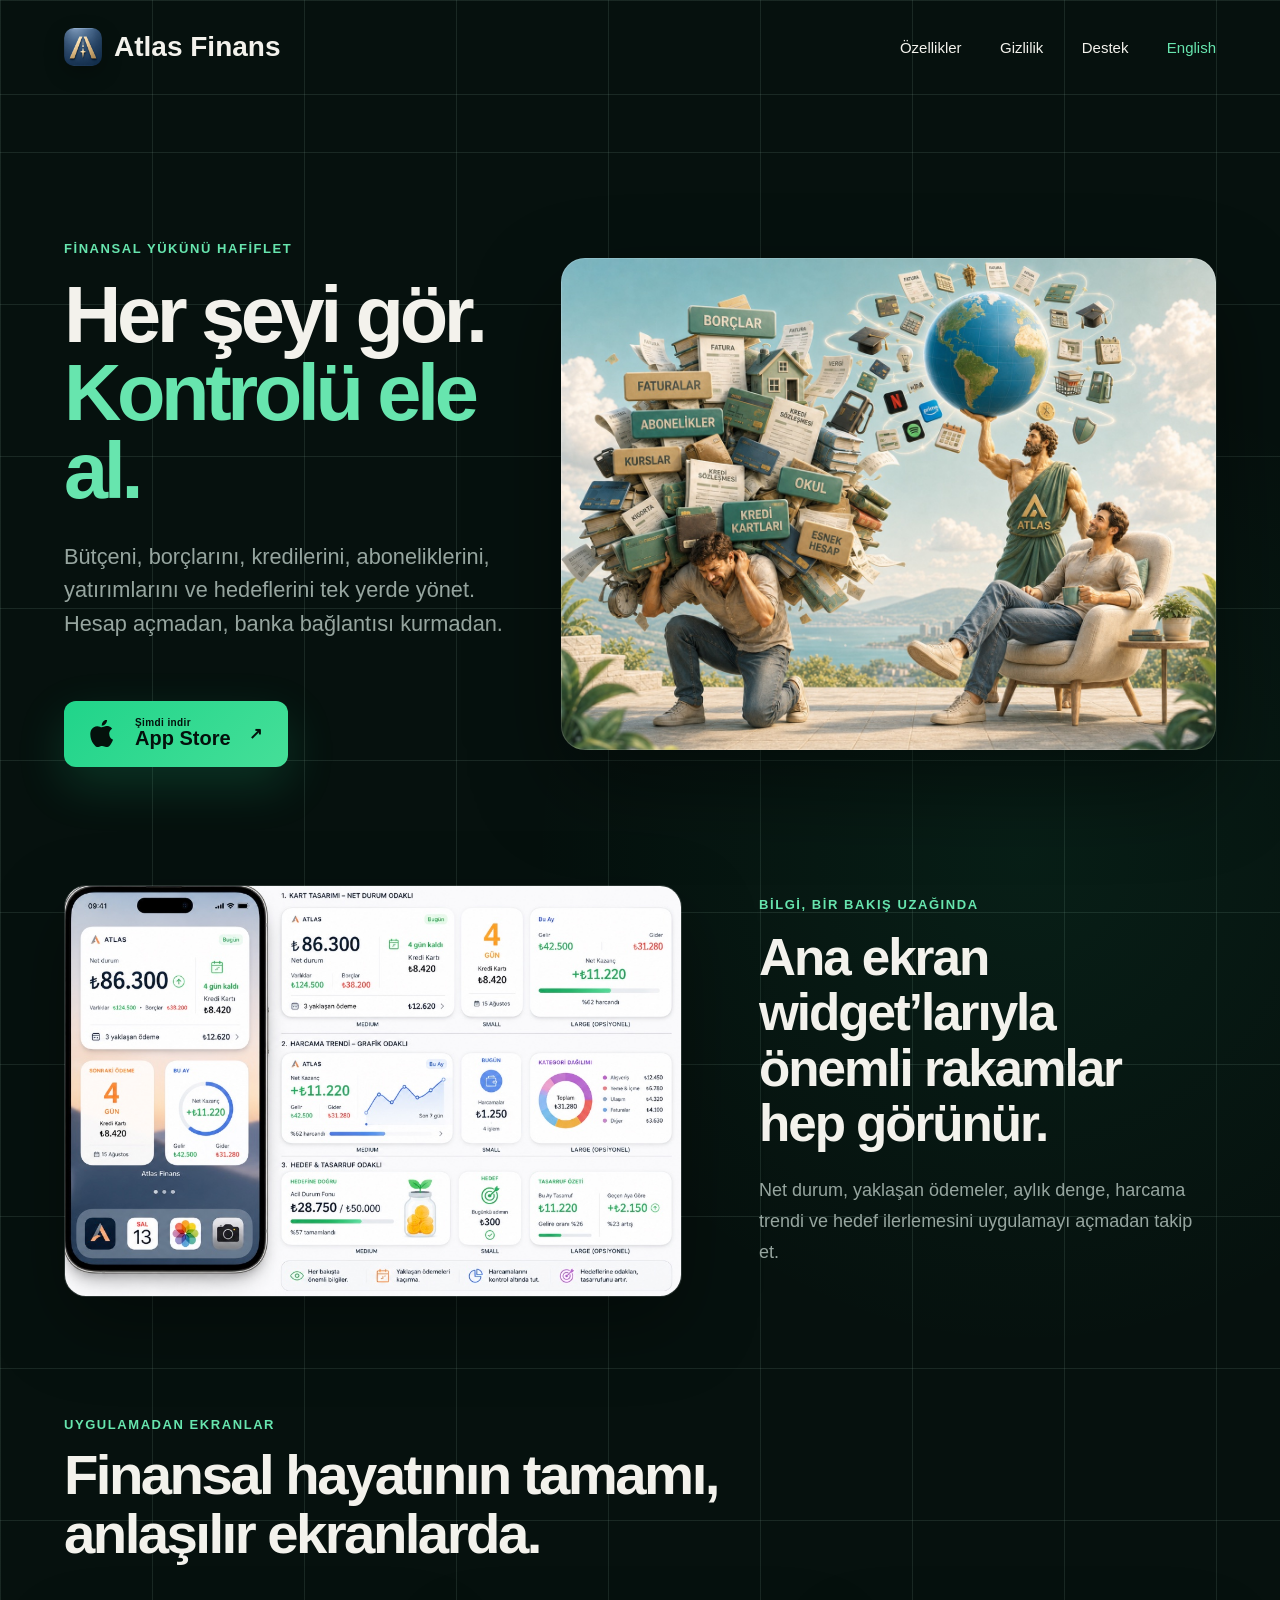
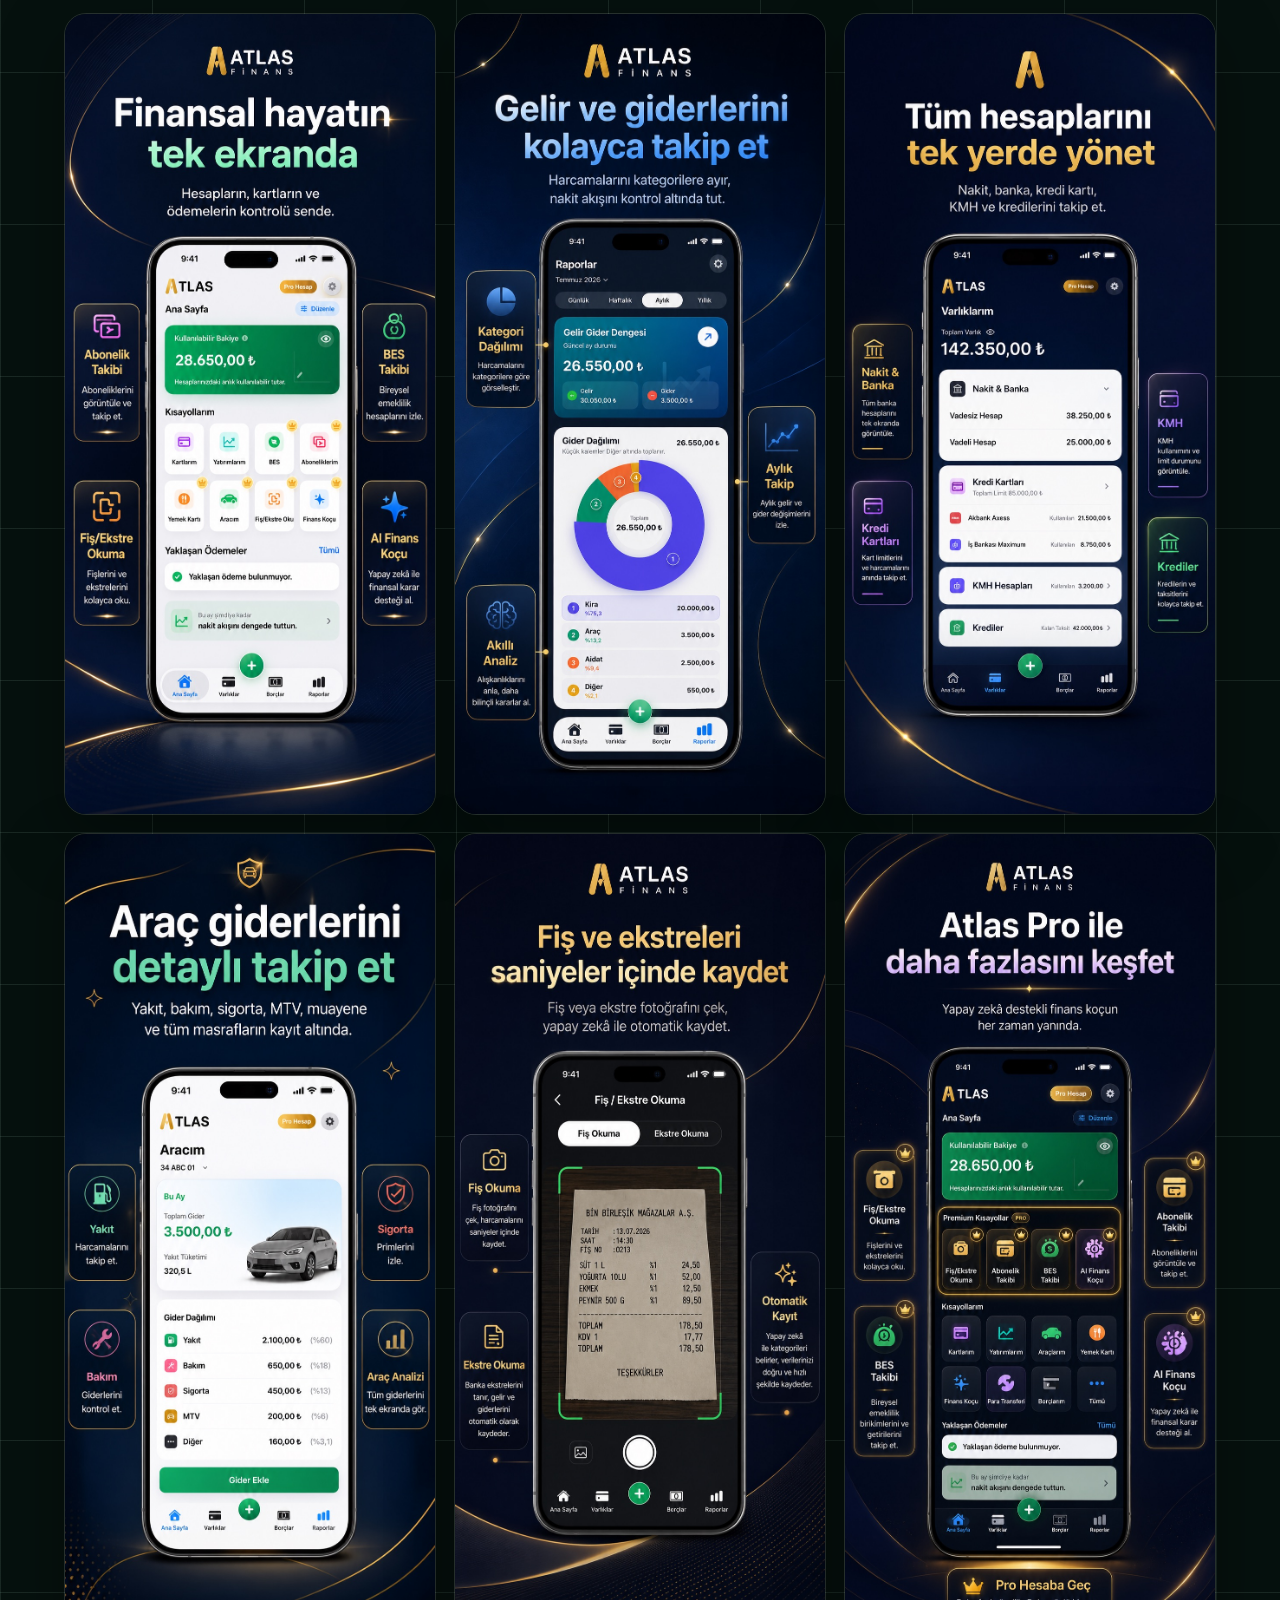
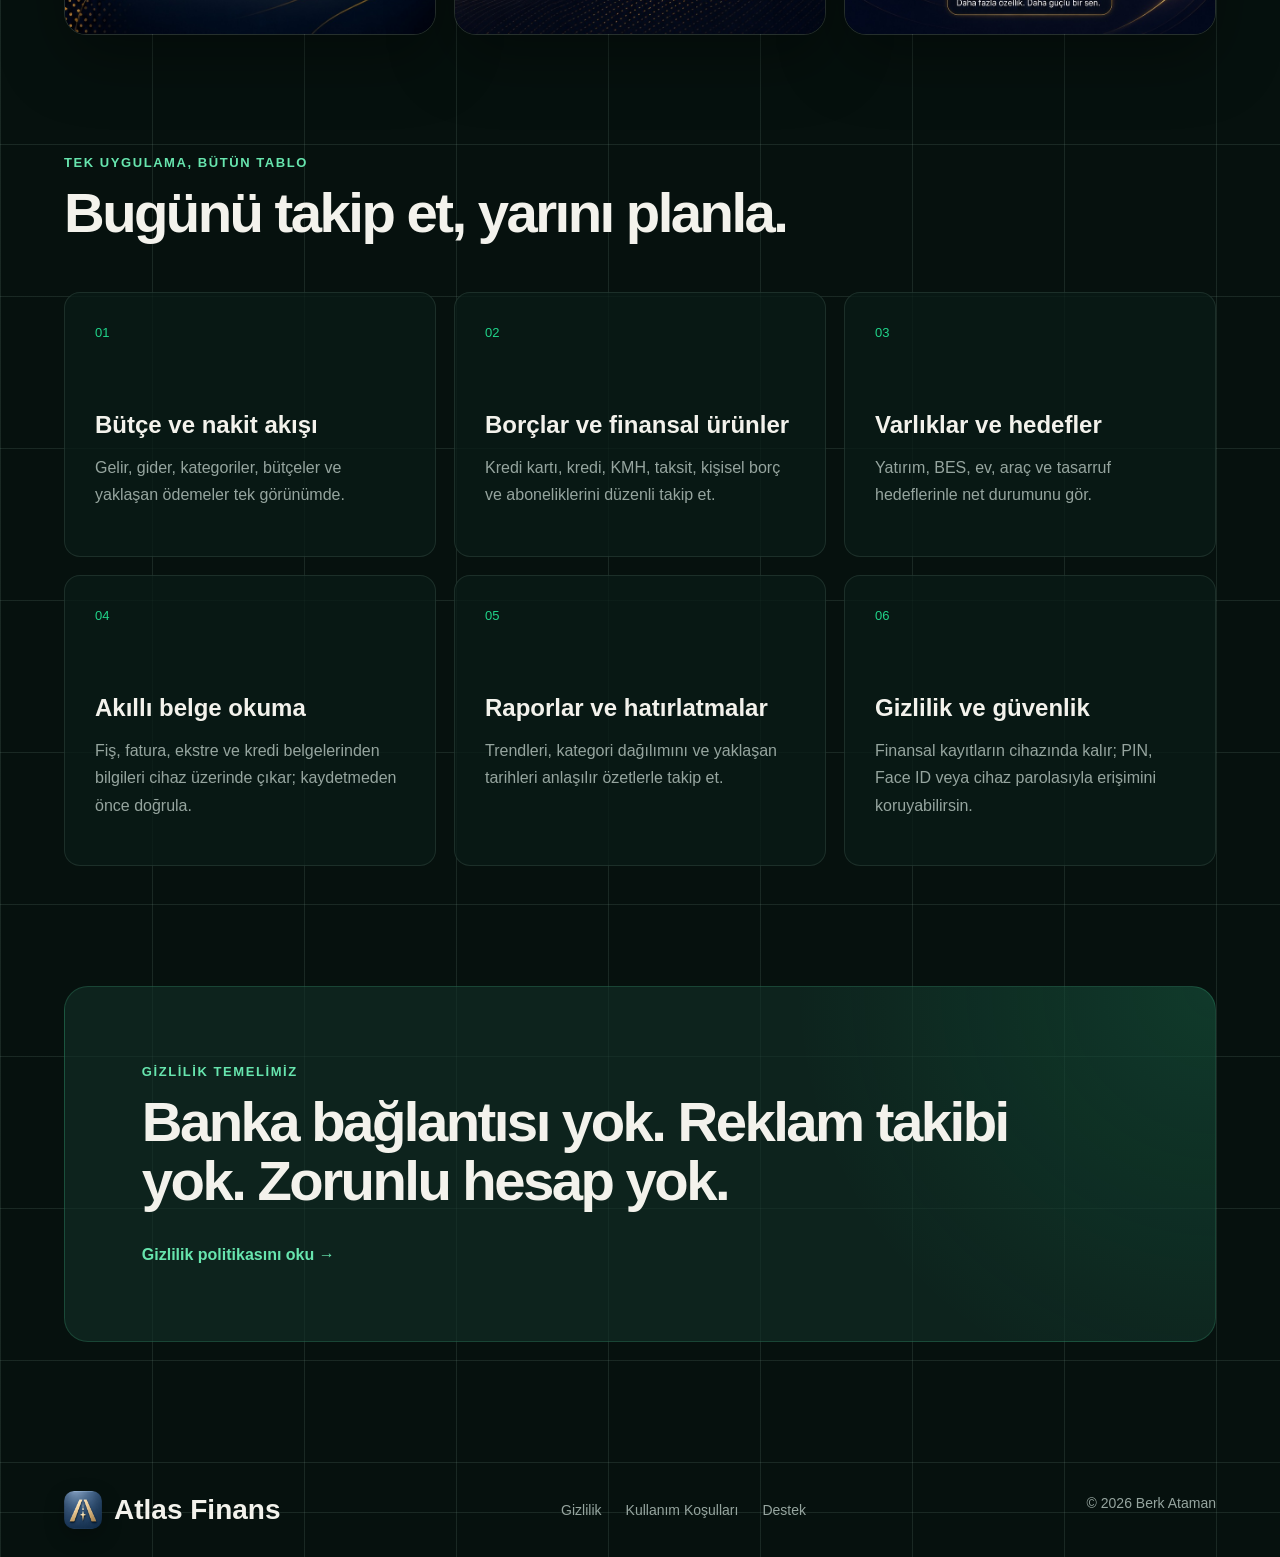
<file: index.html>
<!doctype html>
<html lang="tr">
<head>
  <meta charset="utf-8"><meta name="viewport" content="width=device-width, initial-scale=1">
  <meta name="description" content="Atlas Finans — bütçe, borç, kredi, abonelik, yatırım ve hedeflerinizi gizlilik odaklı yönetin.">
  <meta name="theme-color" content="#06110e"><title>Atlas Finans — Finansal yükünü hafiflet</title>
  <link rel="icon" type="image/png" href="assets/images/atlas-logo.png"><link rel="apple-touch-icon" href="assets/images/atlas-logo.png"><link rel="stylesheet" href="assets/styles.css"><script defer src="assets/site.js"></script>
</head>
<body>
  <header class="site-header"><a class="brand" href="./" aria-label="Atlas Finans ana sayfa"><span class="brand-mark" aria-hidden="true"><i></i><i></i></span><span>Atlas Finans</span></a><nav aria-label="Ana menü"><a href="#features" data-tr="Özellikler" data-en="Features">Özellikler</a><a href="privacy/" data-tr="Gizlilik" data-en="Privacy">Gizlilik</a><a href="support/" data-tr="Destek" data-en="Support">Destek</a><button class="language-toggle" type="button" data-language-toggle>English</button></nav></header>
  <main>
    <section class="hero hero-new"><div class="hero-copy"><p class="eyebrow" data-tr="Finansal yükünü hafiflet" data-en="Lighten your financial load">Finansal yükünü hafiflet</p><h1><span data-tr="Her şeyi gör." data-en="See everything.">Her şeyi gör.</span><strong data-tr="Kontrolü ele al." data-en="Take control.">Kontrolü ele al.</strong></h1><p class="lead" data-tr="Bütçeni, borçlarını, kredilerini, aboneliklerini, yatırımlarını ve hedeflerini tek yerde yönet. Hesap açmadan, banka bağlantısı kurmadan." data-en="Manage your budget, debts, loans, subscriptions, investments and goals in one place—without creating an account or connecting a bank.">Bütçeni, borçlarını, kredilerini, aboneliklerini, yatırımlarını ve hedeflerini tek yerde yönet. Hesap açmadan, banka bağlantısı kurmadan.</p><a class="store-button" href="https://apps.apple.com/tr/app/atlas-finans/id6796228152?l=tr" target="_blank" rel="noopener noreferrer" aria-label="Atlas Finans’ı App Store’dan indir"><svg class="apple-logo" viewBox="0 0 24 24" aria-hidden="true"><path fill="currentColor" d="M17.05 12.54c-.03-3.12 2.55-4.64 2.67-4.71-1.46-2.13-3.72-2.42-4.52-2.44-1.9-.2-3.74 1.14-4.71 1.14-.99 0-2.48-1.12-4.09-1.08-2.07.03-4.01 1.23-5.07 3.09-2.19 3.79-.56 9.36 1.54 12.42 1.05 1.5 2.27 3.18 3.88 3.12 1.58-.07 2.17-1 4.08-1 1.89 0 2.45 1 4.1.96 1.69-.03 2.76-1.5 3.77-3.01 1.21-1.72 1.69-3.41 1.71-3.5-.04-.01-3.23-1.23-3.26-4.99ZM13.96 3.37A5.3 5.3 0 0 0 15.18-.44a5.4 5.4 0 0 0-3.49 1.81 5.06 5.06 0 0 0-1.25 3.66 4.47 4.47 0 0 0 3.52-1.66Z"/></svg><span class="store-label"><small data-tr="Şimdi indir" data-en="Download now">Şimdi indir</small><strong>App Store</strong></span><span aria-hidden="true">↗</span></a></div><figure class="hero-image"><img src="assets/images/atlas-hero.jpg" alt="Atlas Finans, finansal yükten kontrole geçişi anlatan görsel" width="1448" height="1086" fetchpriority="high"></figure></section>
    <section class="product-showcase"><img src="assets/images/atlas-widgets.jpg" alt="Atlas Finans iOS ana ekran widget tasarımları" width="1038" height="691" loading="lazy"><div><p class="eyebrow" data-tr="Bilgi, bir bakış uzağında" data-en="Insights at a glance">Bilgi, bir bakış uzağında</p><h2 data-tr="Ana ekran widget’larıyla önemli rakamlar hep görünür." data-en="Keep the numbers that matter visible with Home Screen widgets.">Ana ekran widget’larıyla önemli rakamlar hep görünür.</h2><p data-tr="Net durum, yaklaşan ödemeler, aylık denge, harcama trendi ve hedef ilerlemesini uygulamayı açmadan takip et." data-en="Follow net worth, upcoming payments, monthly balance, spending trends and goal progress without opening the app.">Net durum, yaklaşan ödemeler, aylık denge, harcama trendi ve hedef ilerlemesini uygulamayı açmadan takip et.</p></div></section>
    <section class="screens-showcase" aria-labelledby="screens-title"><div class="section-heading"><p class="eyebrow" data-tr="Uygulamadan ekranlar" data-en="Inside the app">Uygulamadan ekranlar</p><h2 id="screens-title" data-tr="Finansal hayatının tamamı, anlaşılır ekranlarda." data-en="Your complete financial life, in clear screens.">Finansal hayatının tamamı, anlaşılır ekranlarda.</h2></div><div class="screens-track"><img src="assets/images/screens/1.jpg" alt="Atlas Finans ana sayfa ve finans özeti" width="852" height="1848" loading="lazy"><img src="assets/images/screens/2.jpg" alt="Atlas Finans gelir gider raporları" width="852" height="1848" loading="lazy"><img src="assets/images/screens/3.jpg" alt="Atlas Finans hesaplar ve finansal ürünler" width="852" height="1848" loading="lazy"><img src="assets/images/screens/4.jpg" alt="Atlas Finans araç giderleri takibi" width="852" height="1848" loading="lazy"><img src="assets/images/screens/5.jpg" alt="Atlas Finans fiş ve ekstre okuma" width="852" height="1848" loading="lazy"><img src="assets/images/screens/6.jpg" alt="Atlas Finans Pro özellikleri" width="852" height="1848" loading="lazy"></div></section>
    <section class="features" id="features"><div class="section-heading"><p class="eyebrow" data-tr="Tek uygulama, bütün tablo" data-en="One app, the full picture">Tek uygulama, bütün tablo</p><h2 data-tr="Bugünü takip et, yarını planla." data-en="Track today. Plan tomorrow.">Bugünü takip et, yarını planla.</h2></div><div class="feature-grid">
      <article><span>01</span><h3 data-tr="Bütçe ve nakit akışı" data-en="Budget &amp; cash flow">Bütçe ve nakit akışı</h3><p data-tr="Gelir, gider, kategoriler, bütçeler ve yaklaşan ödemeler tek görünümde." data-en="Income, expenses, categories, budgets and upcoming payments in one view.">Gelir, gider, kategoriler, bütçeler ve yaklaşan ödemeler tek görünümde.</p></article>
      <article><span>02</span><h3 data-tr="Borçlar ve finansal ürünler" data-en="Debts &amp; financial products">Borçlar ve finansal ürünler</h3><p data-tr="Kredi kartı, kredi, KMH, taksit, kişisel borç ve aboneliklerini düzenli takip et." data-en="Track cards, loans, overdrafts, installments, personal debts and subscriptions.">Kredi kartı, kredi, KMH, taksit, kişisel borç ve aboneliklerini düzenli takip et.</p></article>
      <article><span>03</span><h3 data-tr="Varlıklar ve hedefler" data-en="Assets &amp; goals">Varlıklar ve hedefler</h3><p data-tr="Yatırım, BES, ev, araç ve tasarruf hedeflerinle net durumunu gör." data-en="See your position across investments, pensions, home, vehicle and savings goals.">Yatırım, BES, ev, araç ve tasarruf hedeflerinle net durumunu gör.</p></article>
      <article><span>04</span><h3 data-tr="Akıllı belge okuma" data-en="Smart document reading">Akıllı belge okuma</h3><p data-tr="Fiş, fatura, ekstre ve kredi belgelerinden bilgileri cihaz üzerinde çıkar; kaydetmeden önce doğrula." data-en="Extract details from receipts, bills, statements and loan documents on-device, then review before saving.">Fiş, fatura, ekstre ve kredi belgelerinden bilgileri cihaz üzerinde çıkar; kaydetmeden önce doğrula.</p></article>
      <article><span>05</span><h3 data-tr="Raporlar ve hatırlatmalar" data-en="Reports &amp; reminders">Raporlar ve hatırlatmalar</h3><p data-tr="Trendleri, kategori dağılımını ve yaklaşan tarihleri anlaşılır özetlerle takip et." data-en="Follow trends, category breakdowns and due dates with clear summaries.">Trendleri, kategori dağılımını ve yaklaşan tarihleri anlaşılır özetlerle takip et.</p></article>
      <article><span>06</span><h3 data-tr="Gizlilik ve güvenlik" data-en="Privacy &amp; security">Gizlilik ve güvenlik</h3><p data-tr="Finansal kayıtların cihazında kalır; PIN, Face ID veya cihaz parolasıyla erişimini koruyabilirsin." data-en="Your financial records stay on your device; protect access with a PIN, Face ID or device passcode.">Finansal kayıtların cihazında kalır; PIN, Face ID veya cihaz parolasıyla erişimini koruyabilirsin.</p></article>
    </div></section>
    <section class="privacy-callout"><div><p class="eyebrow" data-tr="Gizlilik temelimiz" data-en="Privacy is foundational">Gizlilik temelimiz</p><h2 data-tr="Banka bağlantısı yok. Reklam takibi yok. Zorunlu hesap yok." data-en="No bank connection. No ad tracking. No required account.">Banka bağlantısı yok. Reklam takibi yok. Zorunlu hesap yok.</h2></div><a class="text-link" href="privacy/" data-tr="Gizlilik politikasını oku →" data-en="Read the privacy policy →">Gizlilik politikasını oku →</a></section>
  </main>
  <footer><a class="brand footer-brand" href="./"><span class="brand-mark" aria-hidden="true"><i></i><i></i></span><span>Atlas Finans</span></a><div class="footer-links"><a href="privacy/" data-tr="Gizlilik" data-en="Privacy">Gizlilik</a><a href="terms/" data-tr="Kullanım Koşulları" data-en="Terms of Use">Kullanım Koşulları</a><a href="support/" data-tr="Destek" data-en="Support">Destek</a></div><p>© 2026 Berk Ataman</p></footer>
</body></html>
</file>
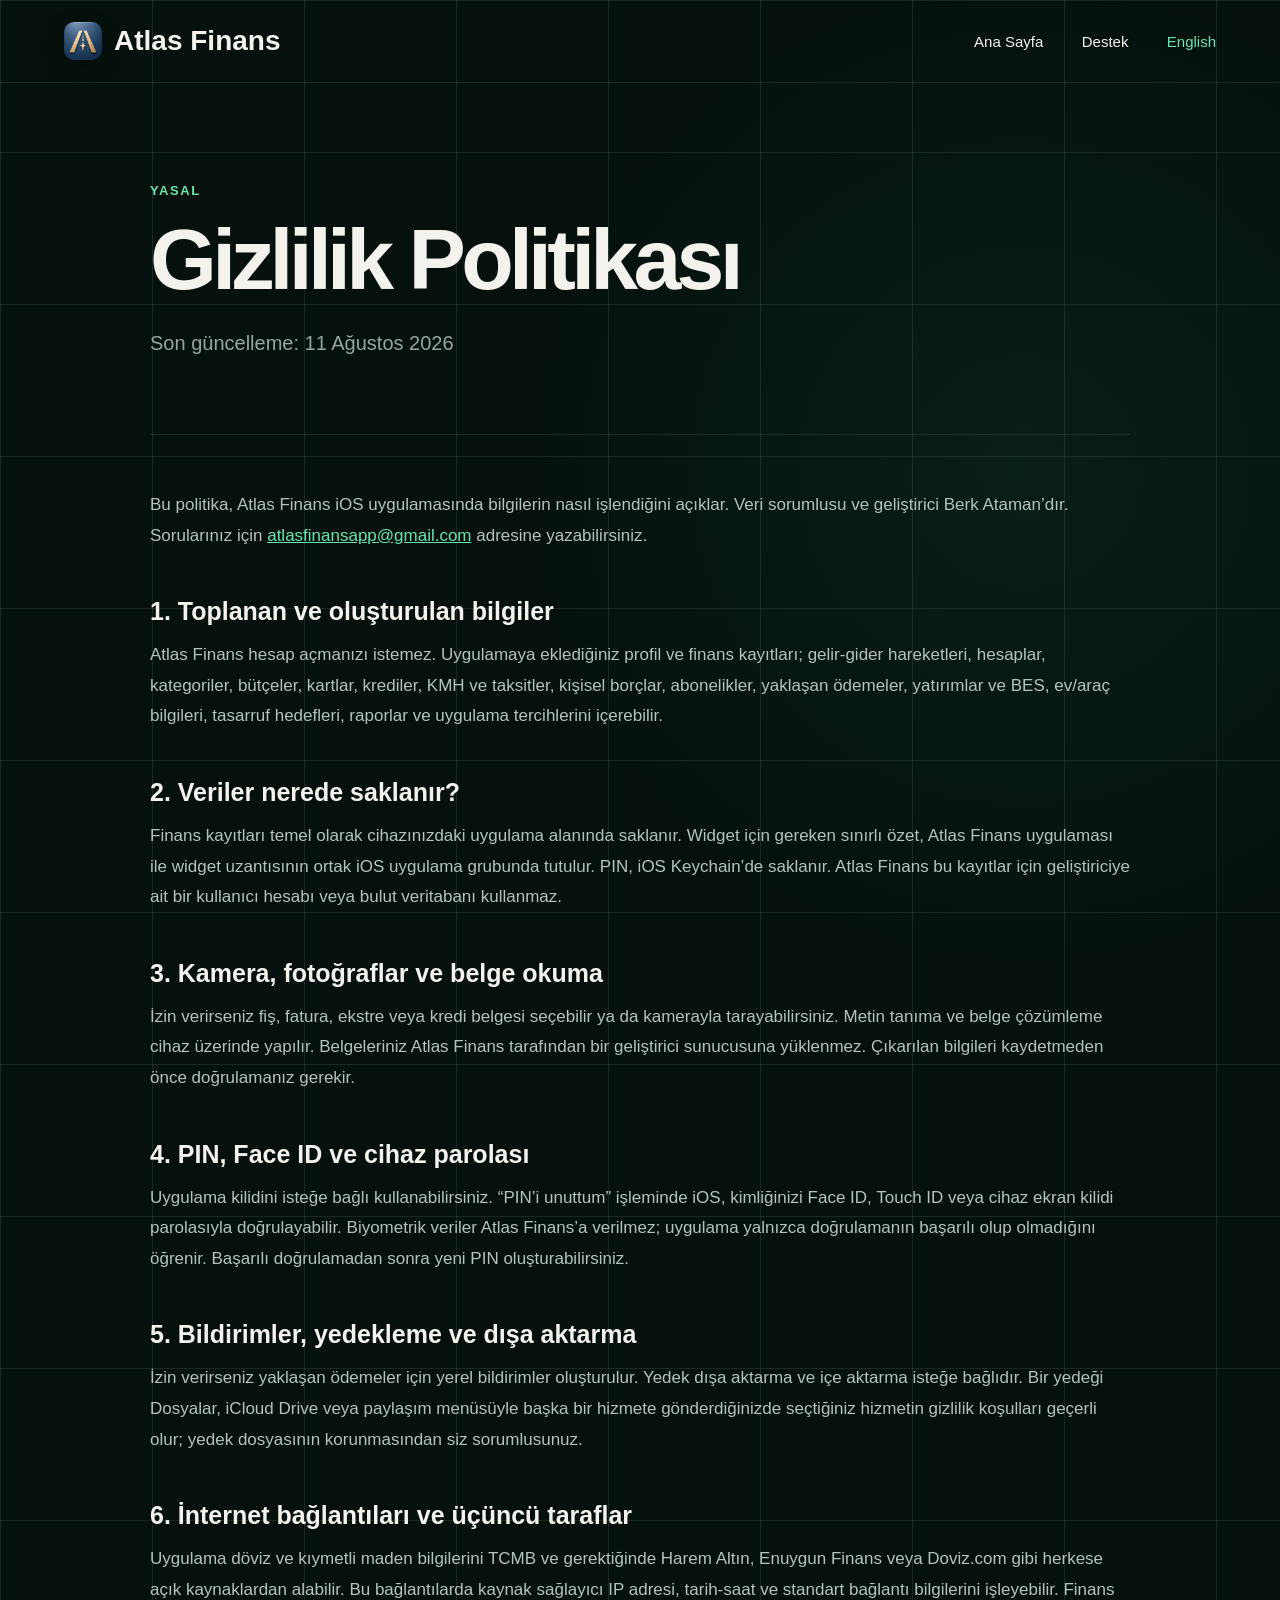
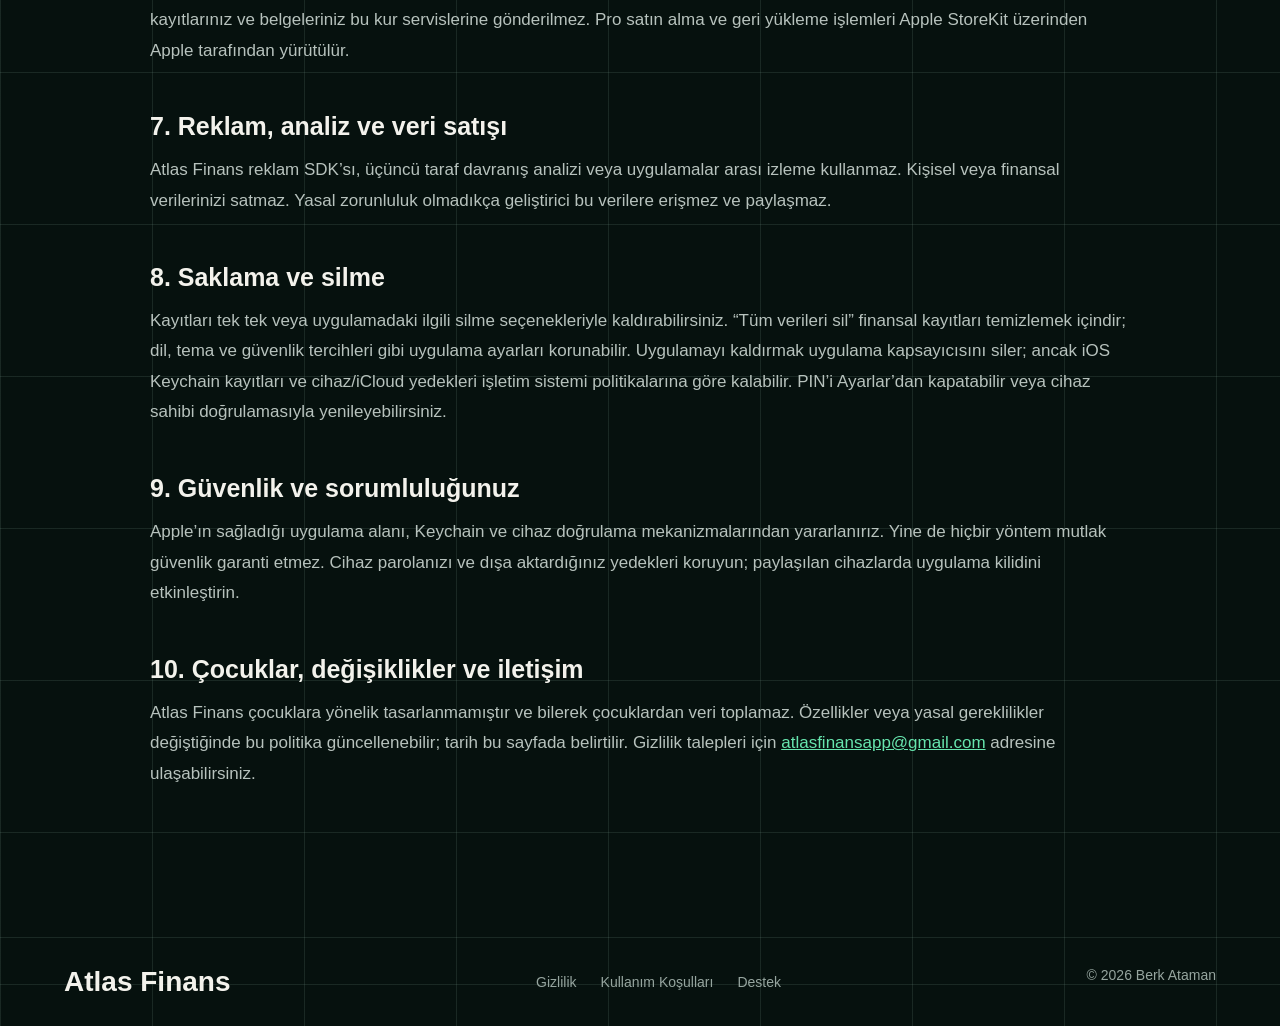
<file: privacy/index.html>
<!doctype html><html lang="tr"><head><meta charset="utf-8"><meta name="viewport" content="width=device-width, initial-scale=1"><meta name="description" content="Atlas Finans Gizlilik Politikası"><meta name="theme-color" content="#06110e"><title>Gizlilik Politikası — Atlas Finans</title><link rel="icon" type="image/png" href="../assets/images/atlas-logo.png"><link rel="apple-touch-icon" href="../assets/images/atlas-logo.png"><link rel="stylesheet" href="../assets/styles.css"><script defer src="../assets/site.js"></script></head><body>
<header class="site-header compact"><a class="brand" href="../"><span class="brand-mark" aria-hidden="true"><i></i><i></i></span><span>Atlas Finans</span></a><nav><a href="../" data-tr="Ana Sayfa" data-en="Home">Ana Sayfa</a><a href="../support/" data-tr="Destek" data-en="Support">Destek</a><button class="language-toggle" type="button" data-language-toggle>English</button></nav></header>
<main class="legal-shell"><section class="legal-title"><p class="eyebrow" data-tr="Yasal" data-en="Legal">Yasal</p><h1 data-tr="Gizlilik Politikası" data-en="Privacy Policy">Gizlilik Politikası</h1><p data-tr="Son güncelleme: 11 Ağustos 2026" data-en="Last updated: August 11, 2026">Son güncelleme: 11 Ağustos 2026</p></section>
<article class="legal-document" data-lang="tr">
<p>Bu politika, Atlas Finans iOS uygulamasında bilgilerin nasıl işlendiğini açıklar. Veri sorumlusu ve geliştirici Berk Ataman’dır. Sorularınız için <a href="mailto:atlasfinansapp@gmail.com">atlasfinansapp@gmail.com</a> adresine yazabilirsiniz.</p>
<h2>1. Toplanan ve oluşturulan bilgiler</h2><p>Atlas Finans hesap açmanızı istemez. Uygulamaya eklediğiniz profil ve finans kayıtları; gelir-gider hareketleri, hesaplar, kategoriler, bütçeler, kartlar, krediler, KMH ve taksitler, kişisel borçlar, abonelikler, yaklaşan ödemeler, yatırımlar ve BES, ev/araç bilgileri, tasarruf hedefleri, raporlar ve uygulama tercihlerini içerebilir.</p>
<h2>2. Veriler nerede saklanır?</h2><p>Finans kayıtları temel olarak cihazınızdaki uygulama alanında saklanır. Widget için gereken sınırlı özet, Atlas Finans uygulaması ile widget uzantısının ortak iOS uygulama grubunda tutulur. PIN, iOS Keychain’de saklanır. Atlas Finans bu kayıtlar için geliştiriciye ait bir kullanıcı hesabı veya bulut veritabanı kullanmaz.</p>
<h2>3. Kamera, fotoğraflar ve belge okuma</h2><p>İzin verirseniz fiş, fatura, ekstre veya kredi belgesi seçebilir ya da kamerayla tarayabilirsiniz. Metin tanıma ve belge çözümleme cihaz üzerinde yapılır. Belgeleriniz Atlas Finans tarafından bir geliştirici sunucusuna yüklenmez. Çıkarılan bilgileri kaydetmeden önce doğrulamanız gerekir.</p>
<h2>4. PIN, Face ID ve cihaz parolası</h2><p>Uygulama kilidini isteğe bağlı kullanabilirsiniz. “PIN’i unuttum” işleminde iOS, kimliğinizi Face ID, Touch ID veya cihaz ekran kilidi parolasıyla doğrulayabilir. Biyometrik veriler Atlas Finans’a verilmez; uygulama yalnızca doğrulamanın başarılı olup olmadığını öğrenir. Başarılı doğrulamadan sonra yeni PIN oluşturabilirsiniz.</p>
<h2>5. Bildirimler, yedekleme ve dışa aktarma</h2><p>İzin verirseniz yaklaşan ödemeler için yerel bildirimler oluşturulur. Yedek dışa aktarma ve içe aktarma isteğe bağlıdır. Bir yedeği Dosyalar, iCloud Drive veya paylaşım menüsüyle başka bir hizmete gönderdiğinizde seçtiğiniz hizmetin gizlilik koşulları geçerli olur; yedek dosyasının korunmasından siz sorumlusunuz.</p>
<h2>6. İnternet bağlantıları ve üçüncü taraflar</h2><p>Uygulama döviz ve kıymetli maden bilgilerini TCMB ve gerektiğinde Harem Altın, Enuygun Finans veya Doviz.com gibi herkese açık kaynaklardan alabilir. Bu bağlantılarda kaynak sağlayıcı IP adresi, tarih-saat ve standart bağlantı bilgilerini işleyebilir. Finans kayıtlarınız ve belgeleriniz bu kur servislerine gönderilmez. Pro satın alma ve geri yükleme işlemleri Apple StoreKit üzerinden Apple tarafından yürütülür.</p>
<h2>7. Reklam, analiz ve veri satışı</h2><p>Atlas Finans reklam SDK’sı, üçüncü taraf davranış analizi veya uygulamalar arası izleme kullanmaz. Kişisel veya finansal verilerinizi satmaz. Yasal zorunluluk olmadıkça geliştirici bu verilere erişmez ve paylaşmaz.</p>
<h2>8. Saklama ve silme</h2><p>Kayıtları tek tek veya uygulamadaki ilgili silme seçenekleriyle kaldırabilirsiniz. “Tüm verileri sil” finansal kayıtları temizlemek içindir; dil, tema ve güvenlik tercihleri gibi uygulama ayarları korunabilir. Uygulamayı kaldırmak uygulama kapsayıcısını siler; ancak iOS Keychain kayıtları ve cihaz/iCloud yedekleri işletim sistemi politikalarına göre kalabilir. PIN’i Ayarlar’dan kapatabilir veya cihaz sahibi doğrulamasıyla yenileyebilirsiniz.</p>
<h2>9. Güvenlik ve sorumluluğunuz</h2><p>Apple’ın sağladığı uygulama alanı, Keychain ve cihaz doğrulama mekanizmalarından yararlanırız. Yine de hiçbir yöntem mutlak güvenlik garanti etmez. Cihaz parolanızı ve dışa aktardığınız yedekleri koruyun; paylaşılan cihazlarda uygulama kilidini etkinleştirin.</p>
<h2>10. Çocuklar, değişiklikler ve iletişim</h2><p>Atlas Finans çocuklara yönelik tasarlanmamıştır ve bilerek çocuklardan veri toplamaz. Özellikler veya yasal gereklilikler değiştiğinde bu politika güncellenebilir; tarih bu sayfada belirtilir. Gizlilik talepleri için <a href="mailto:atlasfinansapp@gmail.com">atlasfinansapp@gmail.com</a> adresine ulaşabilirsiniz.</p>
</article>
<article class="legal-document" data-lang="en" hidden>
<p>This policy explains how information is handled in the Atlas Finans iOS app. Berk Ataman is the developer and data controller. Contact <a href="mailto:atlasfinansapp@gmail.com">atlasfinansapp@gmail.com</a> with privacy questions.</p>
<h2>1. Information you create</h2><p>Atlas Finans does not require an account. Information you enter may include profile details; income and expense records; accounts, categories and budgets; cards, loans, overdrafts and installments; personal debts; subscriptions and upcoming payments; investments and private pensions; home or vehicle information; savings goals; reports; and app preferences.</p>
<h2>2. Where data is stored</h2><p>Financial records are primarily stored in the app’s local area on your device. A limited widget summary is stored in the iOS app group shared by Atlas Finans and its widget. Your PIN is stored in iOS Keychain. Atlas Finans does not use a developer-operated user account or cloud database for these records.</p>
<h2>3. Camera, photos and document reading</h2><p>With permission, you may select or scan receipts, bills, statements or loan documents. Text recognition and document processing occur on-device. Atlas Finans does not upload these documents to a developer server. Review extracted details before saving.</p>
<h2>4. PIN, Face ID and device passcode</h2><p>App lock is optional. During “Forgot PIN,” iOS may verify you with Face ID, Touch ID or the device passcode. Atlas Finans never receives biometric data; it only receives the authentication result. You may create a new PIN after successful verification.</p>
<h2>5. Notifications, backup and export</h2><p>With permission, local notifications may remind you of upcoming payments. Backup export and import are optional. If you send a backup to Files, iCloud Drive or another service through the share sheet, that provider’s policy applies and you are responsible for protecting the file.</p>
<h2>6. Internet connections and third parties</h2><p>The app may obtain currency and precious-metal information from public sources such as the Central Bank of the Republic of Türkiye and, when needed, Harem Altın, Enuygun Finans or Doviz.com. Those providers may process IP address, time and standard connection metadata. Your financial records and documents are not sent to rate providers. Apple processes Pro purchases and restorations through StoreKit.</p>
<h2>7. Advertising, analytics and sale</h2><p>Atlas Finans uses no advertising SDK, third-party behavioral analytics or cross-app tracking. We do not sell personal or financial data. The developer does not access or share it unless legally required.</p>
<h2>8. Retention and deletion</h2><p>You can remove records individually or through relevant deletion controls. “Delete all data” is intended to clear financial records; language, theme and security preferences may remain. Uninstalling removes the app container, but iOS Keychain entries and device/iCloud backups may remain under operating-system policies. You can disable the PIN in Settings or reset it after device-owner authentication.</p>
<h2>9. Security and your responsibilities</h2><p>We use Apple-provided app isolation, Keychain and device authentication. No method guarantees absolute security. Protect your device passcode and exported backups, and enable app lock on shared devices.</p>
<h2>10. Children, changes and contact</h2><p>Atlas Finans is not directed to children and does not knowingly collect children’s data. We may update this policy as features or legal requirements change; the date appears above. Contact <a href="mailto:atlasfinansapp@gmail.com">atlasfinansapp@gmail.com</a>.</p>
</article></main>
<footer><a class="brand footer-brand" href="../">Atlas Finans</a><div class="footer-links"><a href="../privacy/" data-tr="Gizlilik" data-en="Privacy">Gizlilik</a><a href="../terms/" data-tr="Kullanım Koşulları" data-en="Terms of Use">Kullanım Koşulları</a><a href="../support/" data-tr="Destek" data-en="Support">Destek</a></div><p>© 2026 Berk Ataman</p></footer></body></html>
</file>
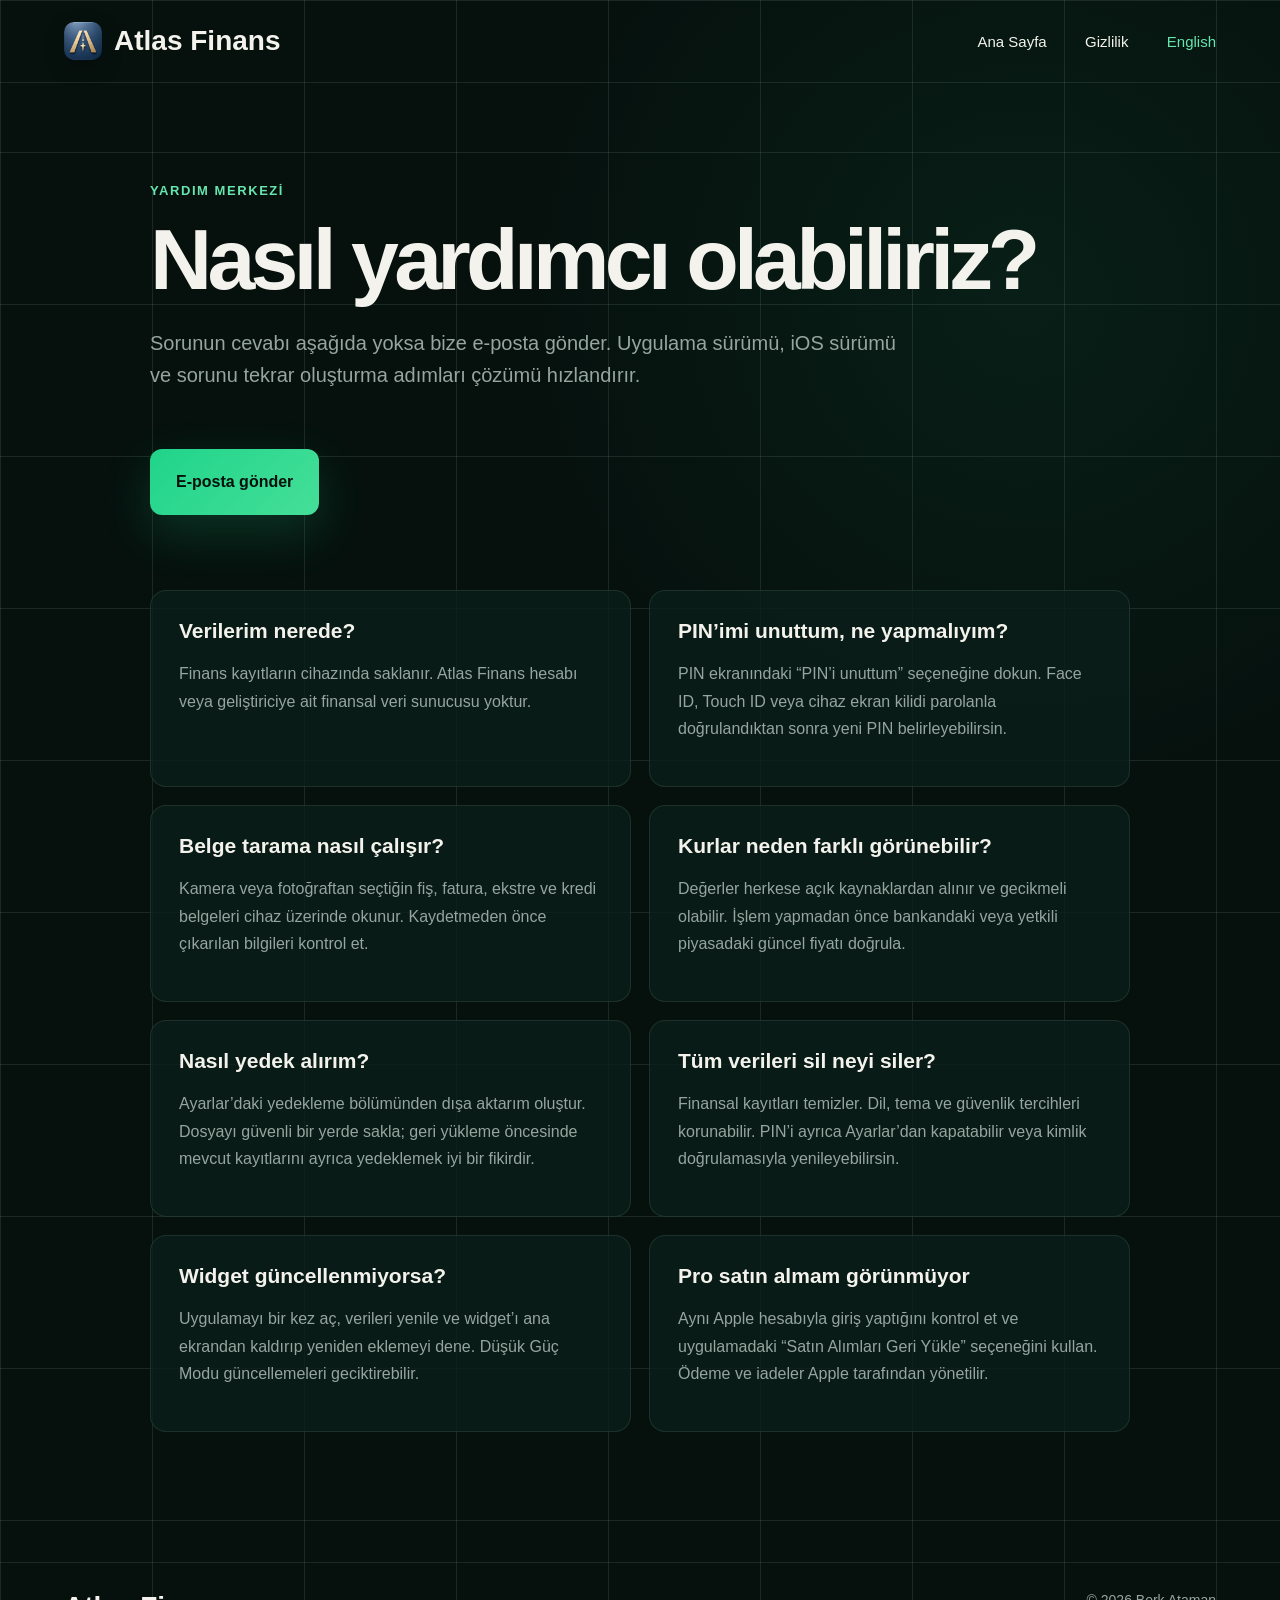
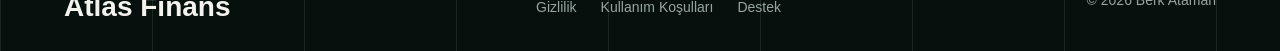
<file: support/index.html>
<!doctype html><html lang="tr"><head><meta charset="utf-8"><meta name="viewport" content="width=device-width, initial-scale=1"><meta name="description" content="Atlas Finans destek ve sık sorulan sorular"><meta name="theme-color" content="#06110e"><title>Destek — Atlas Finans</title><link rel="icon" type="image/png" href="../assets/images/atlas-logo.png"><link rel="apple-touch-icon" href="../assets/images/atlas-logo.png"><link rel="stylesheet" href="../assets/styles.css"><script defer src="../assets/site.js"></script></head><body>
<header class="site-header compact"><a class="brand" href="../"><span class="brand-mark" aria-hidden="true"><i></i><i></i></span><span>Atlas Finans</span></a><nav><a href="../" data-tr="Ana Sayfa" data-en="Home">Ana Sayfa</a><a href="../privacy/" data-tr="Gizlilik" data-en="Privacy">Gizlilik</a><button class="language-toggle" type="button" data-language-toggle>English</button></nav></header>
<main class="support-shell"><section class="support-hero"><p class="eyebrow" data-tr="Yardım merkezi" data-en="Help center">Yardım merkezi</p><h1 data-tr="Nasıl yardımcı olabiliriz?" data-en="How can we help?">Nasıl yardımcı olabiliriz?</h1><p data-tr="Sorunun cevabı aşağıda yoksa bize e-posta gönder. Uygulama sürümü, iOS sürümü ve sorunu tekrar oluşturma adımları çözümü hızlandırır." data-en="If your answer is not below, email us. Including the app version, iOS version and reproduction steps helps us resolve it faster.">Sorunun cevabı aşağıda yoksa bize e-posta gönder. Uygulama sürümü, iOS sürümü ve sorunu tekrar oluşturma adımları çözümü hızlandırır.</p><a class="primary-button" href="mailto:atlasfinansapp@gmail.com" data-tr="E-posta gönder" data-en="Send email">E-posta gönder</a></section>
<section class="faq-grid">
<article><h2 data-tr="Verilerim nerede?" data-en="Where is my data?">Verilerim nerede?</h2><p data-tr="Finans kayıtların cihazında saklanır. Atlas Finans hesabı veya geliştiriciye ait finansal veri sunucusu yoktur." data-en="Your financial records are stored on your device. There is no Atlas Finans account or developer-operated financial-data server.">Finans kayıtların cihazında saklanır. Atlas Finans hesabı veya geliştiriciye ait finansal veri sunucusu yoktur.</p></article>
<article><h2 data-tr="PIN’imi unuttum, ne yapmalıyım?" data-en="I forgot my PIN. What now?">PIN’imi unuttum, ne yapmalıyım?</h2><p data-tr="PIN ekranındaki “PIN’i unuttum” seçeneğine dokun. Face ID, Touch ID veya cihaz ekran kilidi parolanla doğrulandıktan sonra yeni PIN belirleyebilirsin." data-en="Tap “Forgot PIN” on the PIN screen. After verification with Face ID, Touch ID or the device passcode, you can create a new PIN.">PIN ekranındaki “PIN’i unuttum” seçeneğine dokun. Face ID, Touch ID veya cihaz ekran kilidi parolanla doğrulandıktan sonra yeni PIN belirleyebilirsin.</p></article>
<article><h2 data-tr="Belge tarama nasıl çalışır?" data-en="How does document scanning work?">Belge tarama nasıl çalışır?</h2><p data-tr="Kamera veya fotoğraftan seçtiğin fiş, fatura, ekstre ve kredi belgeleri cihaz üzerinde okunur. Kaydetmeden önce çıkarılan bilgileri kontrol et." data-en="Receipts, bills, statements and loan documents selected from camera or photos are read on-device. Review extracted details before saving.">Kamera veya fotoğraftan seçtiğin fiş, fatura, ekstre ve kredi belgeleri cihaz üzerinde okunur. Kaydetmeden önce çıkarılan bilgileri kontrol et.</p></article>
<article><h2 data-tr="Kurlar neden farklı görünebilir?" data-en="Why can rates differ?">Kurlar neden farklı görünebilir?</h2><p data-tr="Değerler herkese açık kaynaklardan alınır ve gecikmeli olabilir. İşlem yapmadan önce bankandaki veya yetkili piyasadaki güncel fiyatı doğrula." data-en="Values come from public sources and may be delayed. Verify the current price with your bank or authorized market before transacting.">Değerler herkese açık kaynaklardan alınır ve gecikmeli olabilir. İşlem yapmadan önce bankandaki veya yetkili piyasadaki güncel fiyatı doğrula.</p></article>
<article><h2 data-tr="Nasıl yedek alırım?" data-en="How do I back up?">Nasıl yedek alırım?</h2><p data-tr="Ayarlar’daki yedekleme bölümünden dışa aktarım oluştur. Dosyayı güvenli bir yerde sakla; geri yükleme öncesinde mevcut kayıtlarını ayrıca yedeklemek iyi bir fikirdir." data-en="Create an export from the backup section in Settings. Store it securely; consider a separate backup of current records before restoring.">Ayarlar’daki yedekleme bölümünden dışa aktarım oluştur. Dosyayı güvenli bir yerde sakla; geri yükleme öncesinde mevcut kayıtlarını ayrıca yedeklemek iyi bir fikirdir.</p></article>
<article><h2 data-tr="Tüm verileri sil neyi siler?" data-en="What does Delete All Data remove?">Tüm verileri sil neyi siler?</h2><p data-tr="Finansal kayıtları temizler. Dil, tema ve güvenlik tercihleri korunabilir. PIN’i ayrıca Ayarlar’dan kapatabilir veya kimlik doğrulamasıyla yenileyebilirsin." data-en="It clears financial records. Language, theme and security preferences may remain. Disable the PIN separately in Settings or reset it after authentication.">Finansal kayıtları temizler. Dil, tema ve güvenlik tercihleri korunabilir. PIN’i ayrıca Ayarlar’dan kapatabilir veya kimlik doğrulamasıyla yenileyebilirsin.</p></article>
<article><h2 data-tr="Widget güncellenmiyorsa?" data-en="Widget not updating?">Widget güncellenmiyorsa?</h2><p data-tr="Uygulamayı bir kez aç, verileri yenile ve widget’ı ana ekrandan kaldırıp yeniden eklemeyi dene. Düşük Güç Modu güncellemeleri geciktirebilir." data-en="Open the app once, refresh data, then try removing and re-adding the widget. Low Power Mode may delay updates.">Uygulamayı bir kez aç, verileri yenile ve widget’ı ana ekrandan kaldırıp yeniden eklemeyi dene. Düşük Güç Modu güncellemeleri geciktirebilir.</p></article>
<article><h2 data-tr="Pro satın almam görünmüyor" data-en="My Pro purchase is missing">Pro satın almam görünmüyor</h2><p data-tr="Aynı Apple hesabıyla giriş yaptığını kontrol et ve uygulamadaki “Satın Alımları Geri Yükle” seçeneğini kullan. Ödeme ve iadeler Apple tarafından yönetilir." data-en="Confirm you are signed in with the same Apple account and use “Restore Purchases” in the app. Apple manages billing and refunds.">Aynı Apple hesabıyla giriş yaptığını kontrol et ve uygulamadaki “Satın Alımları Geri Yükle” seçeneğini kullan. Ödeme ve iadeler Apple tarafından yönetilir.</p></article>
</section></main>
<footer><a class="brand footer-brand" href="../">Atlas Finans</a><div class="footer-links"><a href="../privacy/" data-tr="Gizlilik" data-en="Privacy">Gizlilik</a><a href="../terms/" data-tr="Kullanım Koşulları" data-en="Terms of Use">Kullanım Koşulları</a><a href="../support/" data-tr="Destek" data-en="Support">Destek</a></div><p>© 2026 Berk Ataman</p></footer></body></html>
</file>
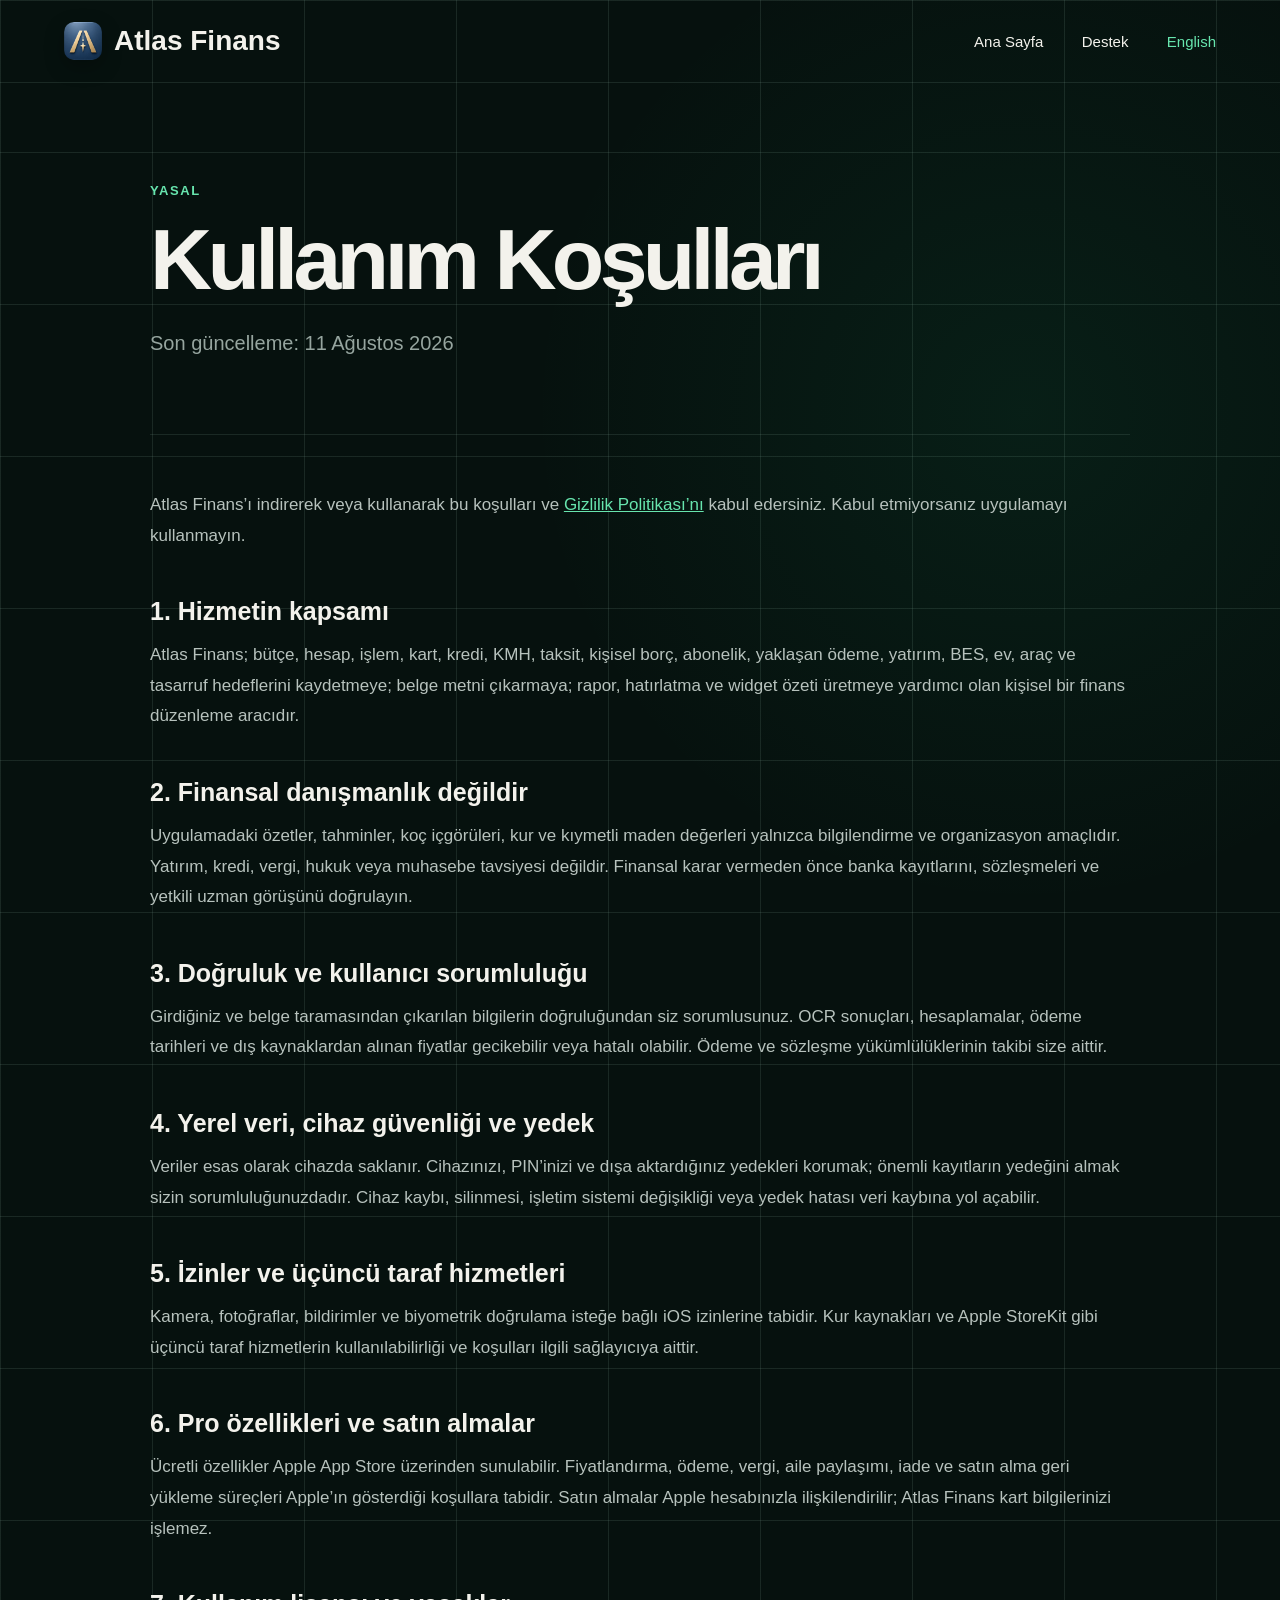
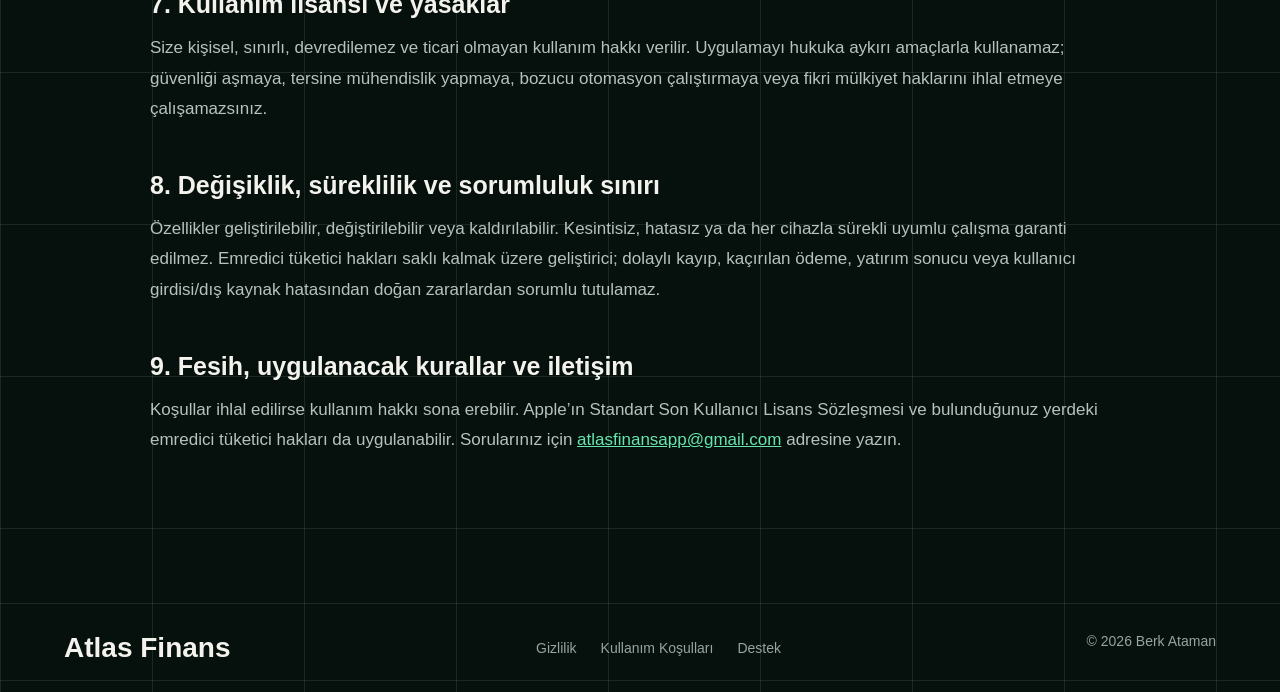
<file: terms/index.html>
<!doctype html><html lang="tr"><head><meta charset="utf-8"><meta name="viewport" content="width=device-width, initial-scale=1"><meta name="description" content="Atlas Finans Kullanım Koşulları"><meta name="theme-color" content="#06110e"><title>Kullanım Koşulları — Atlas Finans</title><link rel="icon" type="image/png" href="../assets/images/atlas-logo.png"><link rel="apple-touch-icon" href="../assets/images/atlas-logo.png"><link rel="stylesheet" href="../assets/styles.css"><script defer src="../assets/site.js"></script></head><body>
<header class="site-header compact"><a class="brand" href="../"><span class="brand-mark" aria-hidden="true"><i></i><i></i></span><span>Atlas Finans</span></a><nav><a href="../" data-tr="Ana Sayfa" data-en="Home">Ana Sayfa</a><a href="../support/" data-tr="Destek" data-en="Support">Destek</a><button class="language-toggle" type="button" data-language-toggle>English</button></nav></header>
<main class="legal-shell"><section class="legal-title"><p class="eyebrow" data-tr="Yasal" data-en="Legal">Yasal</p><h1 data-tr="Kullanım Koşulları" data-en="Terms of Use">Kullanım Koşulları</h1><p data-tr="Son güncelleme: 11 Ağustos 2026" data-en="Last updated: August 11, 2026">Son güncelleme: 11 Ağustos 2026</p></section>
<article class="legal-document" data-lang="tr"><p>Atlas Finans’ı indirerek veya kullanarak bu koşulları ve <a href="../privacy/">Gizlilik Politikası’nı</a> kabul edersiniz. Kabul etmiyorsanız uygulamayı kullanmayın.</p>
<h2>1. Hizmetin kapsamı</h2><p>Atlas Finans; bütçe, hesap, işlem, kart, kredi, KMH, taksit, kişisel borç, abonelik, yaklaşan ödeme, yatırım, BES, ev, araç ve tasarruf hedeflerini kaydetmeye; belge metni çıkarmaya; rapor, hatırlatma ve widget özeti üretmeye yardımcı olan kişisel bir finans düzenleme aracıdır.</p>
<h2>2. Finansal danışmanlık değildir</h2><p>Uygulamadaki özetler, tahminler, koç içgörüleri, kur ve kıymetli maden değerleri yalnızca bilgilendirme ve organizasyon amaçlıdır. Yatırım, kredi, vergi, hukuk veya muhasebe tavsiyesi değildir. Finansal karar vermeden önce banka kayıtlarını, sözleşmeleri ve yetkili uzman görüşünü doğrulayın.</p>
<h2>3. Doğruluk ve kullanıcı sorumluluğu</h2><p>Girdiğiniz ve belge taramasından çıkarılan bilgilerin doğruluğundan siz sorumlusunuz. OCR sonuçları, hesaplamalar, ödeme tarihleri ve dış kaynaklardan alınan fiyatlar gecikebilir veya hatalı olabilir. Ödeme ve sözleşme yükümlülüklerinin takibi size aittir.</p>
<h2>4. Yerel veri, cihaz güvenliği ve yedek</h2><p>Veriler esas olarak cihazda saklanır. Cihazınızı, PIN’inizi ve dışa aktardığınız yedekleri korumak; önemli kayıtların yedeğini almak sizin sorumluluğunuzdadır. Cihaz kaybı, silinmesi, işletim sistemi değişikliği veya yedek hatası veri kaybına yol açabilir.</p>
<h2>5. İzinler ve üçüncü taraf hizmetleri</h2><p>Kamera, fotoğraflar, bildirimler ve biyometrik doğrulama isteğe bağlı iOS izinlerine tabidir. Kur kaynakları ve Apple StoreKit gibi üçüncü taraf hizmetlerin kullanılabilirliği ve koşulları ilgili sağlayıcıya aittir.</p>
<h2>6. Pro özellikleri ve satın almalar</h2><p>Ücretli özellikler Apple App Store üzerinden sunulabilir. Fiyatlandırma, ödeme, vergi, aile paylaşımı, iade ve satın alma geri yükleme süreçleri Apple’ın gösterdiği koşullara tabidir. Satın almalar Apple hesabınızla ilişkilendirilir; Atlas Finans kart bilgilerinizi işlemez.</p>
<h2>7. Kullanım lisansı ve yasaklar</h2><p>Size kişisel, sınırlı, devredilemez ve ticari olmayan kullanım hakkı verilir. Uygulamayı hukuka aykırı amaçlarla kullanamaz; güvenliği aşmaya, tersine mühendislik yapmaya, bozucu otomasyon çalıştırmaya veya fikri mülkiyet haklarını ihlal etmeye çalışamazsınız.</p>
<h2>8. Değişiklik, süreklilik ve sorumluluk sınırı</h2><p>Özellikler geliştirilebilir, değiştirilebilir veya kaldırılabilir. Kesintisiz, hatasız ya da her cihazla sürekli uyumlu çalışma garanti edilmez. Emredici tüketici hakları saklı kalmak üzere geliştirici; dolaylı kayıp, kaçırılan ödeme, yatırım sonucu veya kullanıcı girdisi/dış kaynak hatasından doğan zararlardan sorumlu tutulamaz.</p>
<h2>9. Fesih, uygulanacak kurallar ve iletişim</h2><p>Koşullar ihlal edilirse kullanım hakkı sona erebilir. Apple’ın Standart Son Kullanıcı Lisans Sözleşmesi ve bulunduğunuz yerdeki emredici tüketici hakları da uygulanabilir. Sorularınız için <a href="mailto:atlasfinansapp@gmail.com">atlasfinansapp@gmail.com</a> adresine yazın.</p></article>
<article class="legal-document" data-lang="en" hidden><p>By downloading or using Atlas Finans, you agree to these terms and the <a href="../privacy/">Privacy Policy</a>. If you disagree, do not use the app.</p>
<h2>1. Scope</h2><p>Atlas Finans is a personal organization tool for budgets, accounts, transactions, cards, loans, overdrafts, installments, personal debts, subscriptions, upcoming payments, investments, pensions, homes, vehicles and savings goals. It can extract document text and provide reports, reminders and widget summaries.</p>
<h2>2. Not financial advice</h2><p>Summaries, estimates, coach insights, exchange rates and precious-metal values are for information and organization only. They are not investment, credit, tax, legal or accounting advice. Verify bank records, contracts and qualified professional advice before making decisions.</p>
<h2>3. Accuracy and your responsibility</h2><p>You are responsible for information you enter and details extracted from documents. OCR, calculations, due dates and third-party prices may be delayed or inaccurate. You remain responsible for payments and contractual obligations.</p>
<h2>4. Local data, device security and backup</h2><p>Data is primarily stored on your device. You are responsible for protecting the device, PIN and exported backups and for backing up important records. Device loss, deletion, OS changes or backup failure may cause data loss.</p>
<h2>5. Permissions and third parties</h2><p>Camera, photos, notifications and biometric authentication depend on optional iOS permissions. Availability and terms of rate sources and Apple StoreKit are controlled by their providers.</p>
<h2>6. Pro features and purchases</h2><p>Paid features may be offered through the Apple App Store. Pricing, payment, tax, family sharing, refunds and restoration follow the terms Apple displays. Purchases are associated with your Apple account; Atlas Finans does not process card details.</p>
<h2>7. License and prohibited conduct</h2><p>You receive a personal, limited, non-transferable, non-commercial license. You may not use the app unlawfully, bypass security, reverse engineer it, run disruptive automation or infringe intellectual-property rights.</p>
<h2>8. Changes, availability and liability</h2><p>Features may change or be removed. Continuous, error-free operation and permanent device compatibility are not guaranteed. Subject to mandatory consumer rights, the developer is not liable for indirect loss, missed payments, investment outcomes or errors in user input or external sources.</p>
<h2>9. Termination, applicable terms and contact</h2><p>Your right to use the app may end if you breach these terms. Apple’s Standard EULA and mandatory local consumer rights may also apply. Contact <a href="mailto:atlasfinansapp@gmail.com">atlasfinansapp@gmail.com</a>.</p></article></main>
<footer><a class="brand footer-brand" href="../">Atlas Finans</a><div class="footer-links"><a href="../privacy/" data-tr="Gizlilik" data-en="Privacy">Gizlilik</a><a href="../terms/" data-tr="Kullanım Koşulları" data-en="Terms of Use">Kullanım Koşulları</a><a href="../support/" data-tr="Destek" data-en="Support">Destek</a></div><p>© 2026 Berk Ataman</p></footer></body></html>
</file>
<file: assets/styles.css>
:root {
  --bg: #06110e;
  --surface: #0b211b;
  --surface-soft: rgba(18, 47, 39, 0.62);
  --accent: #20d48a;
  --accent-soft: #67e5ae;
  --text: #f3f2ec;
  --muted: #96a59f;
  --line: rgba(148, 182, 168, 0.14);
  --max: 1440px;
}

* { box-sizing: border-box; }
html { scroll-behavior: smooth; }
body {
  margin: 0;
  color: var(--text);
  background:
    radial-gradient(circle at 80% 18%, rgba(32, 212, 138, .07), transparent 31rem),
    linear-gradient(var(--line) 1px, transparent 1px),
    linear-gradient(90deg, var(--line) 1px, transparent 1px),
    var(--bg);
  background-size: auto, 152px 152px, 152px 152px, auto;
  font-family: Inter, ui-sans-serif, -apple-system, BlinkMacSystemFont, "SF Pro Display", "Segoe UI", sans-serif;
  -webkit-font-smoothing: antialiased;
}
a { color: inherit; }
.site-header, footer {
  width: min(100%, var(--max));
  margin: auto;
  padding: 28px 5vw;
  display: flex;
  align-items: center;
  justify-content: space-between;
}
.site-header { border-bottom: 1px solid var(--line); }
.site-header.compact { padding-block: 22px; }
.brand { display: inline-flex; align-items: center; gap: 12px; text-decoration: none; font-size: 28px; font-weight: 760; }
.brand-mark { width: 38px; height: 38px; display: inline-block; border-radius: 10px; background: url("images/atlas-logo.png") center / cover no-repeat; box-shadow: 0 7px 20px rgba(0,0,0,.28); }
.brand-mark i { display: none; }
nav { display: flex; align-items: center; gap: clamp(18px, 3vw, 52px); }
nav a, .language-toggle { font: inherit; color: var(--text); text-decoration: none; background: none; border: 0; cursor: pointer; font-size: 15px; }
nav a:hover, .language-toggle { color: var(--accent-soft); }
.language-toggle { padding: 8px 0; }

.hero {
  min-height: 790px;
  width: min(100%, var(--max));
  margin: auto;
  padding: clamp(80px, 10vw, 145px) 5vw 100px;
  display: grid;
  grid-template-columns: .92fr 1.08fr;
  gap: 58px;
  align-items: center;
  overflow: hidden;
}
.hero-new { grid-template-columns: .82fr 1.18fr; gap: 42px; }
.hero-image { margin: 0; position: relative; }
.hero-image::after { content: ""; position: absolute; inset: 0; border-radius: 24px; box-shadow: inset 0 0 0 1px rgba(255,255,255,.14); pointer-events: none; }
.hero-image img { display: block; width: 100%; height: auto; border-radius: 24px; box-shadow: 0 35px 90px rgba(0,0,0,.44); }
.eyebrow { color: var(--accent-soft); font-size: 13px; font-weight: 720; letter-spacing: .12em; text-transform: uppercase; }
h1, h2, h3, p { margin-top: 0; }
.hero h1 { margin: 20px 0 30px; font-size: clamp(55px, 6.2vw, 92px); line-height: .98; letter-spacing: -.055em; font-weight: 760; }
.hero h1 span, .hero h1 strong { display: block; }
.hero h1 strong { color: var(--accent-soft); }
.lead { max-width: 590px; color: var(--muted); font-size: clamp(19px, 1.7vw, 24px); line-height: 1.55; }
.store-button, .primary-button {
  margin-top: 38px;
  display: inline-flex;
  align-items: center;
  gap: 18px;
  min-height: 66px;
  padding: 0 26px;
  border-radius: 12px;
  background: linear-gradient(135deg, var(--accent), #45df98);
  color: #04110c;
  font-weight: 760;
  text-decoration: none;
  box-shadow: 0 18px 48px rgba(32,212,138,.18);
  transition: transform .2s ease, box-shadow .2s ease;
}
.store-button:hover, .primary-button:hover { transform: translateY(-2px); box-shadow: 0 22px 54px rgba(32,212,138,.25); }
.apple-logo { width: 27px; height: 27px; flex: 0 0 auto; }
.store-label { display: flex; flex-direction: column; line-height: 1.05; }
.store-label small { font-size: 10px; font-weight: 650; letter-spacing: .04em; }
.store-label strong { font-size: 20px; }

.product-visual { min-height: 540px; position: relative; perspective: 1000px; }
.orbit { position: absolute; border: 1px solid rgba(88, 170, 138, .14); border-radius: 50%; width: 650px; height: 650px; left: 2%; top: -10%; }
.orbit-two { width: 470px; height: 470px; left: 18%; top: 7%; }
.glass-card {
  position: absolute;
  padding: 25px;
  border: 1px solid rgba(178, 224, 205, .25);
  border-radius: 17px;
  background: linear-gradient(145deg, rgba(21, 47, 40, .88), rgba(7, 26, 21, .78));
  box-shadow: 0 25px 80px rgba(0,0,0,.32);
  backdrop-filter: blur(18px);
  transition: transform .25s ease, border-color .25s ease;
}
.glass-card:hover { border-color: rgba(75, 227, 161, .58); }
.glass-card small { display: block; color: var(--muted); margin-top: 12px; }
.glass-card b { display: block; margin: 8px 0 22px; font-size: 27px; }
.balance-card { width: 315px; left: 6%; top: 6%; transform: rotate(3deg); }
.balance-card:hover { transform: rotate(1deg) translateY(-4px); }
.bar-label { margin-top: 15px; display: flex; justify-content: space-between; color: var(--muted); font-size: 13px; }
.bar-label em { color: var(--text); font-style: normal; }
.progress { height: 8px; margin-top: 8px; background: rgba(140,174,161,.14); border-radius: 99px; overflow: hidden; }
.progress i { display: block; height: 100%; background: var(--accent); border-radius: inherit; }
.progress.muted i { background: #9da9a4; }
.chart-card { width: 385px; right: -2%; top: 16%; transform: rotate(4deg); }
.chart-card:hover { transform: rotate(2deg) translateY(-4px); }
.card-heading { display: flex; justify-content: space-between; align-items: center; font-weight: 720; }
.card-heading small { margin: 0; padding: 6px 9px; border: 1px solid var(--line); border-radius: 7px; font-size: 11px; }
.chart { height: 155px; margin-top: 28px; display: flex; align-items: end; gap: 15px; border-bottom: 1px solid var(--line); }
.chart span { flex: 1; min-height: 20%; background: linear-gradient(180deg, var(--accent), rgba(32,212,138,.15)); border-radius: 6px 6px 0 0; animation: rise .8s ease both; }
.chart span:nth-child(2) { animation-delay: .05s; }.chart span:nth-child(3) { animation-delay: .1s; }.chart span:nth-child(4) { animation-delay: .15s; }.chart span:nth-child(5) { animation-delay: .2s; }.chart span:nth-child(6) { animation-delay: .25s; }
.goal-card { width: 390px; left: 18%; bottom: 3%; display: flex; justify-content: space-between; align-items: center; transform: rotate(-2deg); }
.goal-card:hover { transform: rotate(0) translateY(-4px); }
.goal-card b { color: var(--accent-soft); font-size: 21px; margin-bottom: 0; }
.goal-card b em { color: var(--muted); font-size: 12px; font-style: normal; font-weight: 500; }
.ring { width: 83px; height: 83px; border-radius: 50%; display: grid; place-items: center; background: conic-gradient(var(--accent) 65%, rgba(116,153,139,.18) 0); }
.ring::before { content:""; width: 63px; height: 63px; position: absolute; border-radius: 50%; background: #0c211b; }
.ring span { position: relative; z-index: 1; font-weight: 760; }

.features, .privacy-callout { width: min(100% - 10vw, calc(var(--max) - 10vw)); margin: 0 auto 120px; }
.product-showcase { width: min(100% - 10vw, calc(var(--max) - 10vw)); margin: 0 auto 120px; display: grid; grid-template-columns: 1.15fr .85fr; gap: clamp(35px, 6vw, 90px); align-items: center; }
.product-showcase img { display: block; width: 100%; height: auto; border-radius: 22px; border: 1px solid rgba(255,255,255,.14); box-shadow: 0 28px 75px rgba(0,0,0,.35); }
.product-showcase h2 { font-size: clamp(36px, 4vw, 60px); line-height: 1.08; letter-spacing: -.04em; margin: 18px 0 24px; }
.product-showcase p:last-child { color: var(--muted); font-size: 18px; line-height: 1.7; }
.screens-showcase { width: min(100% - 10vw, calc(var(--max) - 10vw)); margin: 0 auto 120px; }
.screens-track { display: grid; grid-template-columns: repeat(3, minmax(0, 1fr)); gap: 18px; }
.screens-track img { display: block; width: 100%; height: auto; border-radius: 22px; border: 1px solid rgba(255,255,255,.13); box-shadow: 0 24px 65px rgba(0,0,0,.34); }
.section-heading { max-width: 760px; margin-bottom: 50px; }
.section-heading h2, .privacy-callout h2 { font-size: clamp(38px, 4.4vw, 66px); line-height: 1.05; letter-spacing: -.045em; }
.feature-grid { display: grid; grid-template-columns: repeat(3, 1fr); gap: 18px; }
.feature-grid article { min-height: 265px; padding: 30px; border: 1px solid var(--line); border-radius: 16px; background: rgba(9, 27, 22, .78); }
.feature-grid article > span { color: var(--accent); font-size: 13px; }
.feature-grid h3 { margin: 70px 0 15px; font-size: 24px; }
.feature-grid p { color: var(--muted); line-height: 1.7; }
.privacy-callout { padding: clamp(40px, 6vw, 85px); border: 1px solid rgba(77,205,150,.2); border-radius: 24px; background: radial-gradient(circle at 100% 0, rgba(32,212,138,.13), transparent 35%), var(--surface-soft); }
.privacy-callout h2 { max-width: 960px; margin-bottom: 36px; }
.text-link { color: var(--accent-soft); text-decoration: none; font-weight: 700; }

.legal-shell, .support-shell { width: min(100% - 10vw, 980px); margin: auto; padding: 100px 0 130px; }
.legal-title { padding-bottom: 55px; margin-bottom: 55px; border-bottom: 1px solid var(--line); }
.legal-title h1, .support-hero h1 { font-size: clamp(50px, 7vw, 86px); letter-spacing: -.055em; margin: 18px 0 25px; line-height: 1; }
.legal-title > p:last-child, .support-hero > p:last-of-type { color: var(--muted); font-size: 20px; line-height: 1.6; max-width: 760px; }
.legal-document h2 { margin: 46px 0 14px; font-size: 25px; }
.legal-document p { color: #b7c2bd; font-size: 17px; line-height: 1.8; }
.legal-document a { color: var(--accent-soft); }
.support-hero { padding-bottom: 75px; }
.faq-grid { display: grid; grid-template-columns: 1fr 1fr; gap: 18px; }
.faq-grid article { padding: 28px; background: rgba(10,31,25,.8); border: 1px solid var(--line); border-radius: 16px; }
.faq-grid h2 { font-size: 21px; }
.faq-grid p { color: var(--muted); line-height: 1.7; }
footer { border-top: 1px solid var(--line); color: var(--muted); font-size: 14px; }
footer > a { text-decoration: none; color: var(--text); }
.footer-links { display: flex; gap: 24px; }
.footer-links a { color: var(--muted); text-decoration: none; }

@keyframes rise { from { transform: scaleY(.15); transform-origin: bottom; opacity: .25; } }
@media (max-width: 900px) {
  .site-header { align-items: flex-start; }
  nav { gap: 16px; flex-wrap: wrap; justify-content: flex-end; }
  nav a:first-child { display: none; }
  .hero { grid-template-columns: 1fr; padding-top: 75px; }
  .product-visual { min-height: 520px; transform: scale(.9); transform-origin: top left; width: 111%; }
  .hero-new, .product-showcase { grid-template-columns: 1fr; }
  .screens-track { grid-template-columns: repeat(2, minmax(0, 1fr)); }
  .feature-grid { grid-template-columns: 1fr; }
  .feature-grid article { min-height: auto; }
  .feature-grid h3 { margin-top: 35px; }
}
@media (max-width: 600px) {
  .site-header, footer { padding-inline: 22px; }
  .brand { font-size: 23px; }
  .site-header nav a { display: none; }
  .hero { padding: 65px 22px 40px; min-height: 0; }
  .hero-new { gap: 42px; }
  .hero-image img, .hero-image::after { border-radius: 16px; }
  .hero h1 { font-size: 52px; }
  .lead { font-size: 18px; }
  .store-button { width: 100%; justify-content: center; font-size: 14px; }
  .product-visual { min-height: 455px; transform: none; width: 100%; }
  .balance-card { width: 250px; left: 0; }
  .chart-card { width: 270px; right: -35px; top: 25%; }
  .goal-card { width: 285px; left: 3%; bottom: 0; }
  .features, .privacy-callout { width: calc(100% - 44px); margin-bottom: 80px; }
  .product-showcase { width: calc(100% - 44px); margin-bottom: 80px; }
  .screens-showcase { width: calc(100% - 44px); margin-bottom: 80px; }
  .screens-track { display: flex; overflow-x: auto; scroll-snap-type: x mandatory; padding-bottom: 14px; }
  .screens-track img { flex: 0 0 82%; scroll-snap-align: start; border-radius: 16px; }
  .privacy-callout { padding: 30px 24px; }
  .section-heading h2, .privacy-callout h2 { font-size: 38px; }
  .legal-shell, .support-shell { width: calc(100% - 44px); padding-block: 70px 95px; }
  .legal-title h1, .support-hero h1 { font-size: 49px; }
  .faq-grid { grid-template-columns: 1fr; }
  footer { align-items: flex-start; flex-direction: column; gap: 20px; }
}
@media (prefers-reduced-motion: reduce) {
  html { scroll-behavior: auto; }
  *, *::before, *::after { animation: none !important; transition: none !important; }
}
</file>
